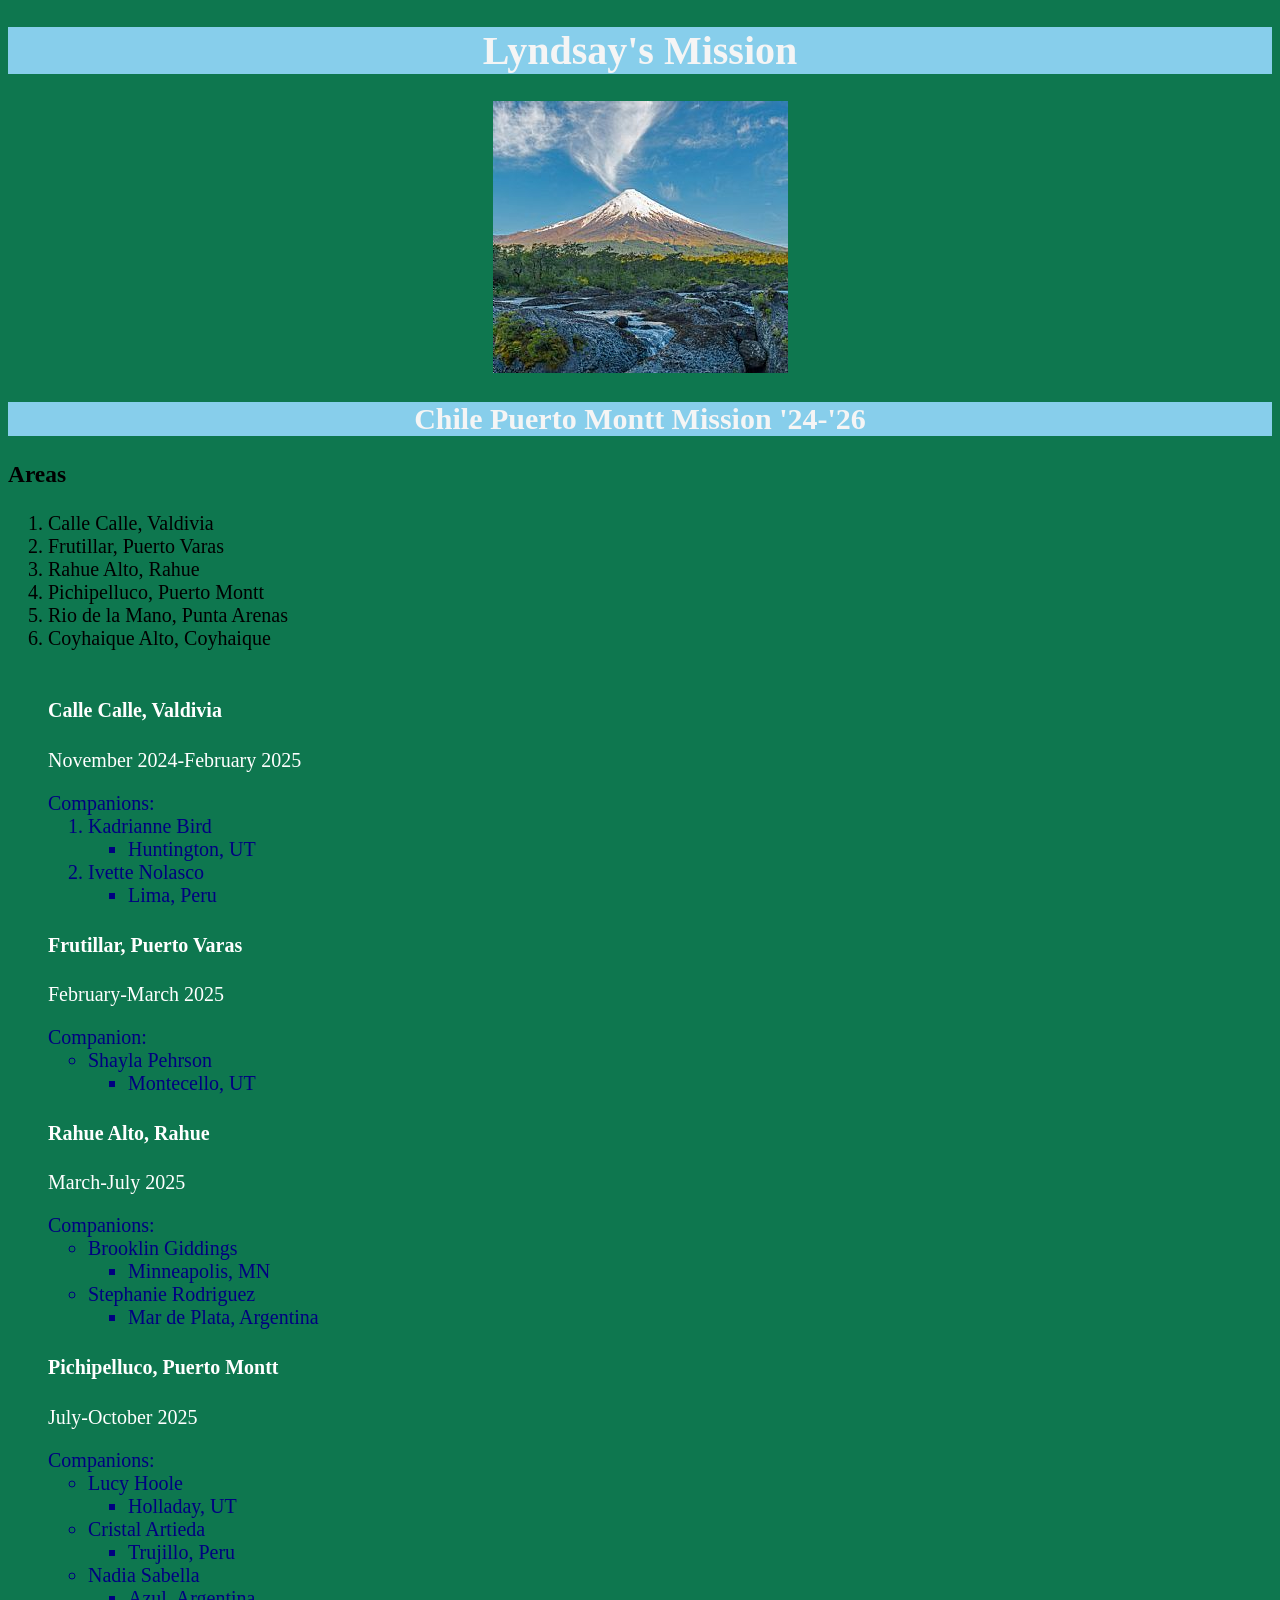
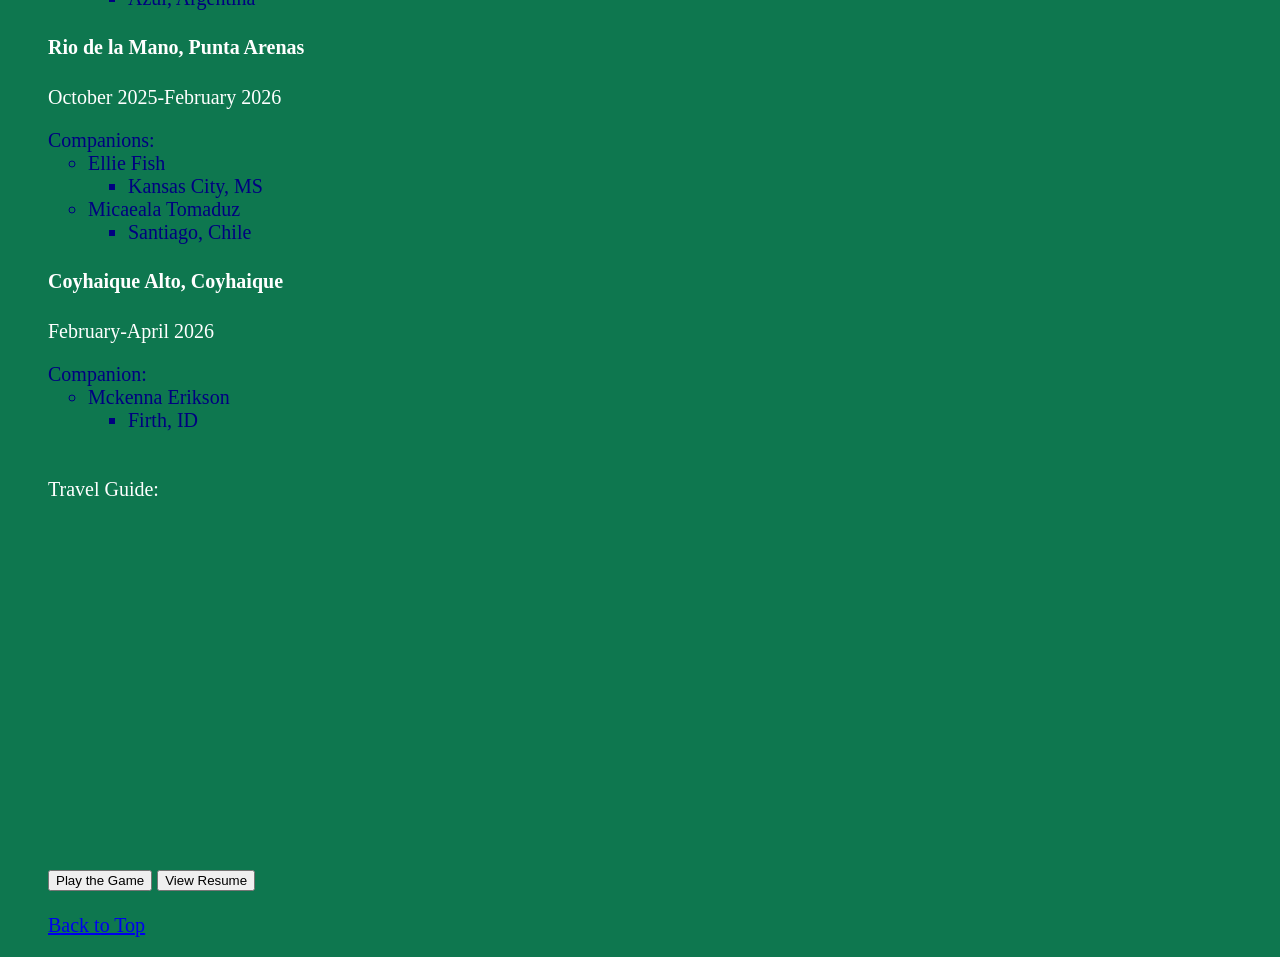
<file: index.html>
<!DOCTYPE html>
<html lang="en">
<head>
    <meta charset="UTF-8">
    <meta name="viewport" content="width=device-width, initial-scale=1.0">
    <title>Document</title>
    <link rel="stylesheet" href="styles/indexstyles.css">
</head>
<body>
<h1>Lyndsay's Mission</h1> <section id="top">   </section>
<div class="image">
<img src="images/Volcano Osorno.jpg" alt="Volcano Osorno">
</div>
<h2>Chile Puerto Montt Mission '24-'26</h2>
<h3>Areas</h3>
<ol>
    <li>Calle Calle, Valdivia </li>
    </li></ul>
        <li>Frutillar, Puerto Varas</li>
        <li>Rahue Alto, Rahue</li>
        <li>Pichipelluco, Puerto Montt</li>
        <li>Rio de la Mano, Punta Arenas</li>
        <li>Coyhaique Alto, Coyhaique</li>
<br> 
<div class="areas">
<h4>Calle Calle, Valdivia</h4> 
<p> November 2024-February 2025</p>
<div class="companions">
Companions: 
<ol>
    <li>Kadrianne Bird</li>
    <ul><li>Huntington, UT</li></ul>
    <li>Ivette Nolasco</li>
     <ul><li>Lima, Peru</li></ul>
</ol>
</div>
<h4>Frutillar, Puerto Varas</h4> 
<p> February-March 2025</p>
<div class="companions">
Companion: 
<ul>
    <li>Shayla Pehrson</li>
     <ul><li>Montecello, UT</li></ul>
</ul>
</div>
<h4>Rahue Alto, Rahue</h4>
<p> March-July 2025</p>

<div class="companions">
Companions:
<ul>
    <li>Brooklin Giddings</li>
     <ul><li>Minneapolis, MN</li></ul>
    <li>Stephanie Rodriguez</li>
     <ul><li>Mar de Plata, Argentina</li></ul>

</ul>
</div>

<h4>Pichipelluco, Puerto Montt</h4>
<p> July-October 2025</p>

<div class="companions">
Companions:
<ul>
    <li>Lucy Hoole</li>
     <ul><li>Holladay, UT</li></ul>
    <li>Cristal Artieda</li>
     <ul><li>Trujillo, Peru</li></ul>
    <li>Nadia Sabella</li>
     <ul><li>Azul, Argentina</li></ul>
</ul>
</div>

<h4>Rio de la Mano, Punta Arenas</h4>
<p> October 2025-February 2026</p>
<div class="companions">
Companions:
<ul>
    <li>Ellie Fish</li>
     <ul><li>Kansas City, MS</li></ul>
    <li>Micaeala Tomaduz</li>
     <ul><li>Santiago, Chile</li></ul>
</ul>
</div>
<h4>Coyhaique Alto, Coyhaique</h4>
<p> February-April 2026</p>
<div class="companions">
Companion:
<ul>
    <li>Mckenna Erikson</li>
     <ul><li>Firth, ID</li></ul>
</ul> </div>
<br> <br> Travel Guide:

</ul>
<div class="image">
<iframe width="560" height="315" src="https://www.youtube.com/embed/CeRh5Epg-3c?si=oqdI7HwSjzps9V4J" title="YouTube video player" frameborder="0" allow="accelerometer; autoplay; clipboard-write; encrypted-media; gyroscope; picture-in-picture; web-share" referrerpolicy="strict-origin-when-cross-origin" allowfullscreen></iframe>
</div>
<br><br>

        <link href="pages/game.html"><button>Play the Game</button></link>

        <link href="pages/resume.html"><button>View Resume</button></link>
</ul>

<br><br>
<a href="#top">Back to Top</a>
<div class="image">
<div class='tableauPlaceholder' id='viz1781650203990' style='position: relative'><noscript><a href='#'><img alt='DASHBOARD ' src='https:&#47;&#47;public.tableau.com&#47;static&#47;images&#47;K3&#47;K3PSNSQQB&#47;1_rss.png' style='border: none' /></a></noscript><object class='tableauViz'  style='display:none;'><param name='host_url' value='https%3A%2F%2Fpublic.tableau.com%2F' /> <param name='embed_code_version' value='3' /> <param name='path' value='shared&#47;K3PSNSQQB' /> <param name='toolbar' value='yes' /><param name='static_image' value='https:&#47;&#47;public.tableau.com&#47;static&#47;images&#47;K3&#47;K3PSNSQQB&#47;1.png' /> <param name='animate_transition' value='yes' /><param name='display_static_image' value='yes' /><param name='display_spinner' value='yes' /><param name='display_overlay' value='yes' /><param name='display_count' value='yes' /><param name='language' value='en-US' /><param name='filter' value='_gl=1*39qq9f*_ga*NzAzNTI4NzcyLjE3ODExMTEwNTY.*_ga_8YLN0SNXVS*czE3ODE2NTAwMDAkbzIkZzEkdDE3ODE2NTAxMTgkajYwJGwwJGgw*_gcl_au*NTAxMzg0MjY2LjE3ODExMTEwNTY.' /></object></div>                <script type='text/javascript'>                    var divElement = document.getElementById('viz1781650203990');                    var vizElement = divElement.getElementsByTagName('object')[0];                    vizElement.style.width='1150px';vizElement.style.height='2027px';                    var scriptElement = document.createElement('script');                    scriptElement.src = 'https://public.tableau.com/javascripts/api/viz_v1.js';                    vizElement.parentNode.insertBefore(scriptElement, vizElement);                </script>
</div>
</body>
</html>
</file>
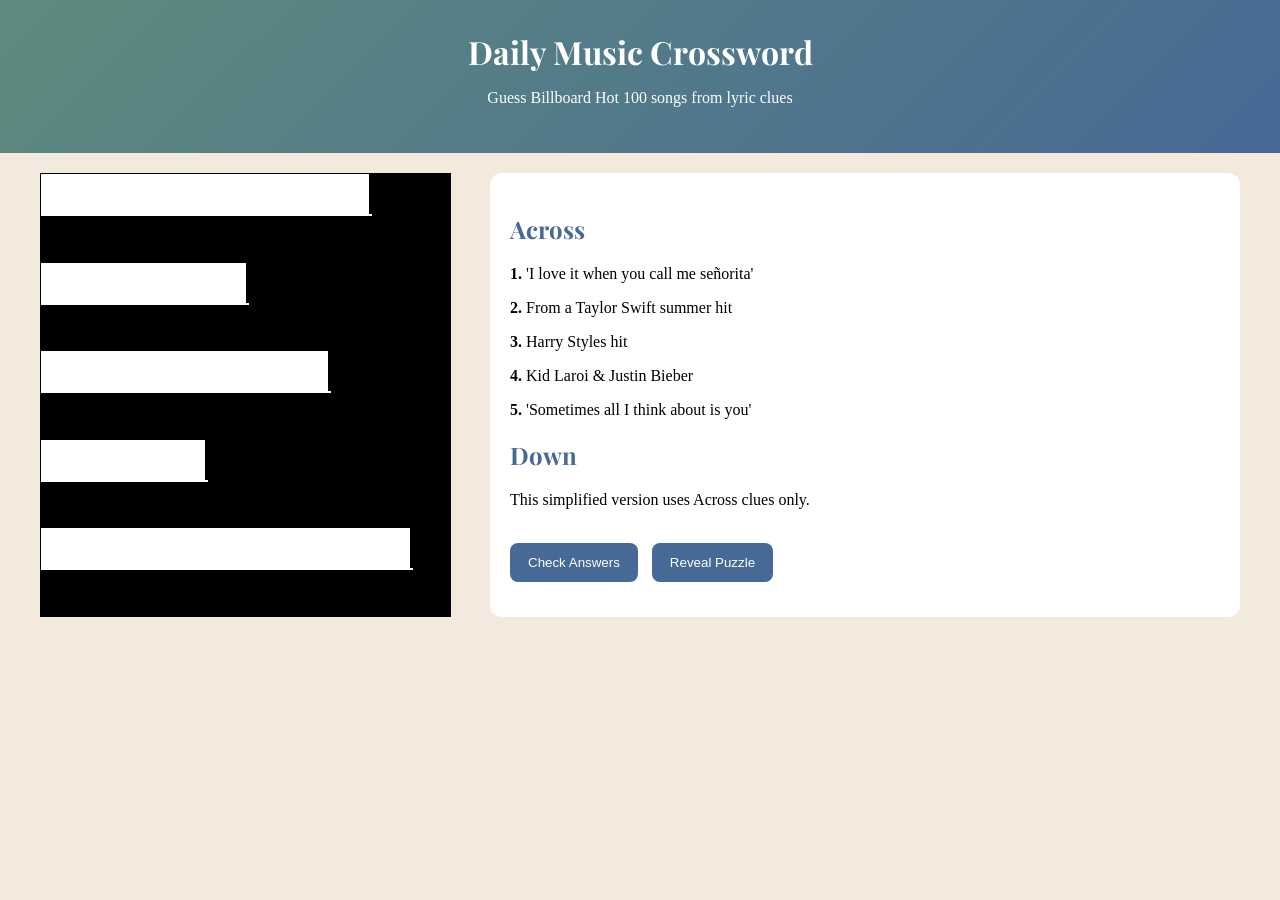
<file: pages/game.html>
<!DOCTYPE html>
<html lang="en">
<head>
<meta charset="UTF-8">
<meta name="viewport" content="width=device-width, initial-scale=1.0">

<title>Daily Music Crossword</title>

<link href="https://fonts.googleapis.com/css2?family=Playfair+Display:wght@500;700&display=swap" rel="stylesheet">

<style>

:root{
--green:#5e8b7e;
--blue:#466995;
--beige:#f3e9dc;
--white:#ffffff;
}

body{
margin:0;
background:var(--beige);
font-family:Georgia,serif;
}

header{
background:linear-gradient(135deg,var(--green),var(--blue));
color:white;
padding:30px;
text-align:center;
}

h1{
font-family:"Playfair Display",serif;
margin:0;
}

.container{
max-width:1200px;
margin:auto;
padding:20px;
}

.game{
display:grid;
grid-template-columns:420px 1fr;
gap:30px;
}

.grid{
display:grid;
grid-template-columns:repeat(10,40px);
gap:1px;
background:black;
padding:1px;
width:max-content;
}

.cell{
position:relative;
width:40px;
height:40px;
background:white;
}

.cell input{
width:100%;
height:100%;
border:none;
text-align:center;
font-size:22px;
text-transform:uppercase;
font-weight:bold;
}

.cell input:focus{
outline:2px solid var(--blue);
}

.black{
background:black;
}

.number{
position:absolute;
top:2px;
left:3px;
font-size:9px;
}

.panel{
background:white;
padding:20px;
border-radius:12px;
}

h2{
font-family:"Playfair Display",serif;
color:var(--blue);
}

button{
background:var(--blue);
color:white;
border:none;
padding:12px 18px;
border-radius:8px;
cursor:pointer;
margin-right:10px;
}

button:hover{
background:var(--green);
}

.correct{
background:#d7f3d7;
}

.result{
margin-top:15px;
font-weight:bold;
}

@media(max-width:900px){

.game{
grid-template-columns:1fr;
}

}

</style>
</head>
<body>

<header>
<h1>Daily Music Crossword</h1>
<p>Guess Billboard Hot 100 songs from lyric clues</p>
</header>

<div class="container">

<div class="game">

<div id="grid" class="grid"></div>

<div class="panel">

<h2>Across</h2>
<div id="across"></div>

<h2>Down</h2>
<div id="down"></div>

<br>

<button onclick="checkPuzzle()">Check Answers</button>
<button onclick="revealPuzzle()">Reveal Puzzle</button>

<div id="result" class="result"></div>

</div>

</div>

</div>

<script>

const puzzles = [

{
grid:[
["F","L","O","W","E","R","S","#","#","#"],
["#","#","#","#","#","#","#","#","#","#"],
["S","T","A","Y","#","#","#","#","#","#"],
["#","#","#","#","#","#","#","#","#","#"],
["E","S","P","R","E","S","S","O","#","#"],
["#","#","#","#","#","#","#","#","#","#"],
["A","N","T","I","H","E","R","O","#","#"],
["#","#","#","#","#","#","#","#","#","#"],
["F","O","R","T","N","I","G","H","T","#"],
["#","#","#","#","#","#","#","#","#","#"]
],

across:[
{
number:1,
answer:"FLOWERS",
clue:"'I can buy myself flowers'"
},
{
number:2,
answer:"STAY",
clue:"'I do the same thing I told you that I never would'"
},
{
number:3,
answer:"ESPRESSO",
clue:"'That's that me espresso'"
},
{
number:4,
answer:"ANTIHERO",
clue:"'It's me, hi, I'm the problem, it's me'"
},
{
number:5,
answer:"FORTNIGHT",
clue:"'I was supposed to be sent away'"
}
],

down:[]
},

{
grid:[
["S","E","N","O","R","I","T","A","#","#"],
["#","#","#","#","#","#","#","#","#","#"],
["C","R","U","E","L","#","#","#","#","#"],
["#","#","#","#","#","#","#","#","#","#"],
["A","S","I","T","W","A","S","#","#","#"],
["#","#","#","#","#","#","#","#","#","#"],
["S","T","A","Y","#","#","#","#","#","#"],
["#","#","#","#","#","#","#","#","#","#"],
["H","E","A","T","W","A","V","E","S","#"],
["#","#","#","#","#","#","#","#","#","#"]
],

across:[
{
number:1,
answer:"SENORITA",
clue:"'I love it when you call me señorita'"
},
{
number:2,
answer:"CRUEL",
clue:"From a Taylor Swift summer hit"
},
{
number:3,
answer:"ASITWAS",
clue:"Harry Styles hit"
},
{
number:4,
answer:"STAY",
clue:"Kid Laroi & Justin Bieber"
},
{
number:5,
answer:"HEATWAVES",
clue:"'Sometimes all I think about is you'"
}
],

down:[]
}

];

const puzzleIndex =
Math.floor(Date.now()/86400000)%puzzles.length;

const puzzle=puzzles[puzzleIndex];

const grid=document.getElementById("grid");

for(let r=0;r<puzzle.grid.length;r++){

for(let c=0;c<puzzle.grid[r].length;c++){

const value=puzzle.grid[r][c];

const div=document.createElement("div");

if(value==="#"){

div.className="cell black";

}else{

div.className="cell";

const input=document.createElement("input");

input.maxLength=1;

input.dataset.answer=value;

div.appendChild(input);

}

grid.appendChild(div);

}

}

const acrossDiv=document.getElementById("across");

puzzle.across.forEach(clue=>{

const p=document.createElement("p");

p.innerHTML=
"<strong>"+clue.number+".</strong> "+
clue.clue;

acrossDiv.appendChild(p);

});

document.getElementById("down").innerHTML=
"<p>This simplified version uses Across clues only.</p>";

function checkPuzzle(){

let total=0;
let correct=0;

document.querySelectorAll("input").forEach(input=>{

total++;

if(
input.value.toUpperCase()===
input.dataset.answer
){

input.classList.add("correct");
correct++;

}else{

input.classList.remove("correct");

}

});

document.getElementById("result").innerHTML=
correct+" / "+total+" letters correct";

if(correct===total){

document.getElementById("result").innerHTML=
"🎵 Perfect! Come back tomorrow for a new puzzle.";

}

localStorage.setItem(
"musicCrosswordProgress",
JSON.stringify(
[...document.querySelectorAll("input")]
.map(i=>i.value)
)
);

}

function revealPuzzle(){

document.querySelectorAll("input").forEach(input=>{

input.value=input.dataset.answer;

});

}

const saved=
JSON.parse(
localStorage.getItem("musicCrosswordProgress")
);

if(saved){

document
.querySelectorAll("input")
.forEach((input,index)=>{

if(saved[index]){

input.value=saved[index];

}

});

}

</script>

</body>
</html>
</file>
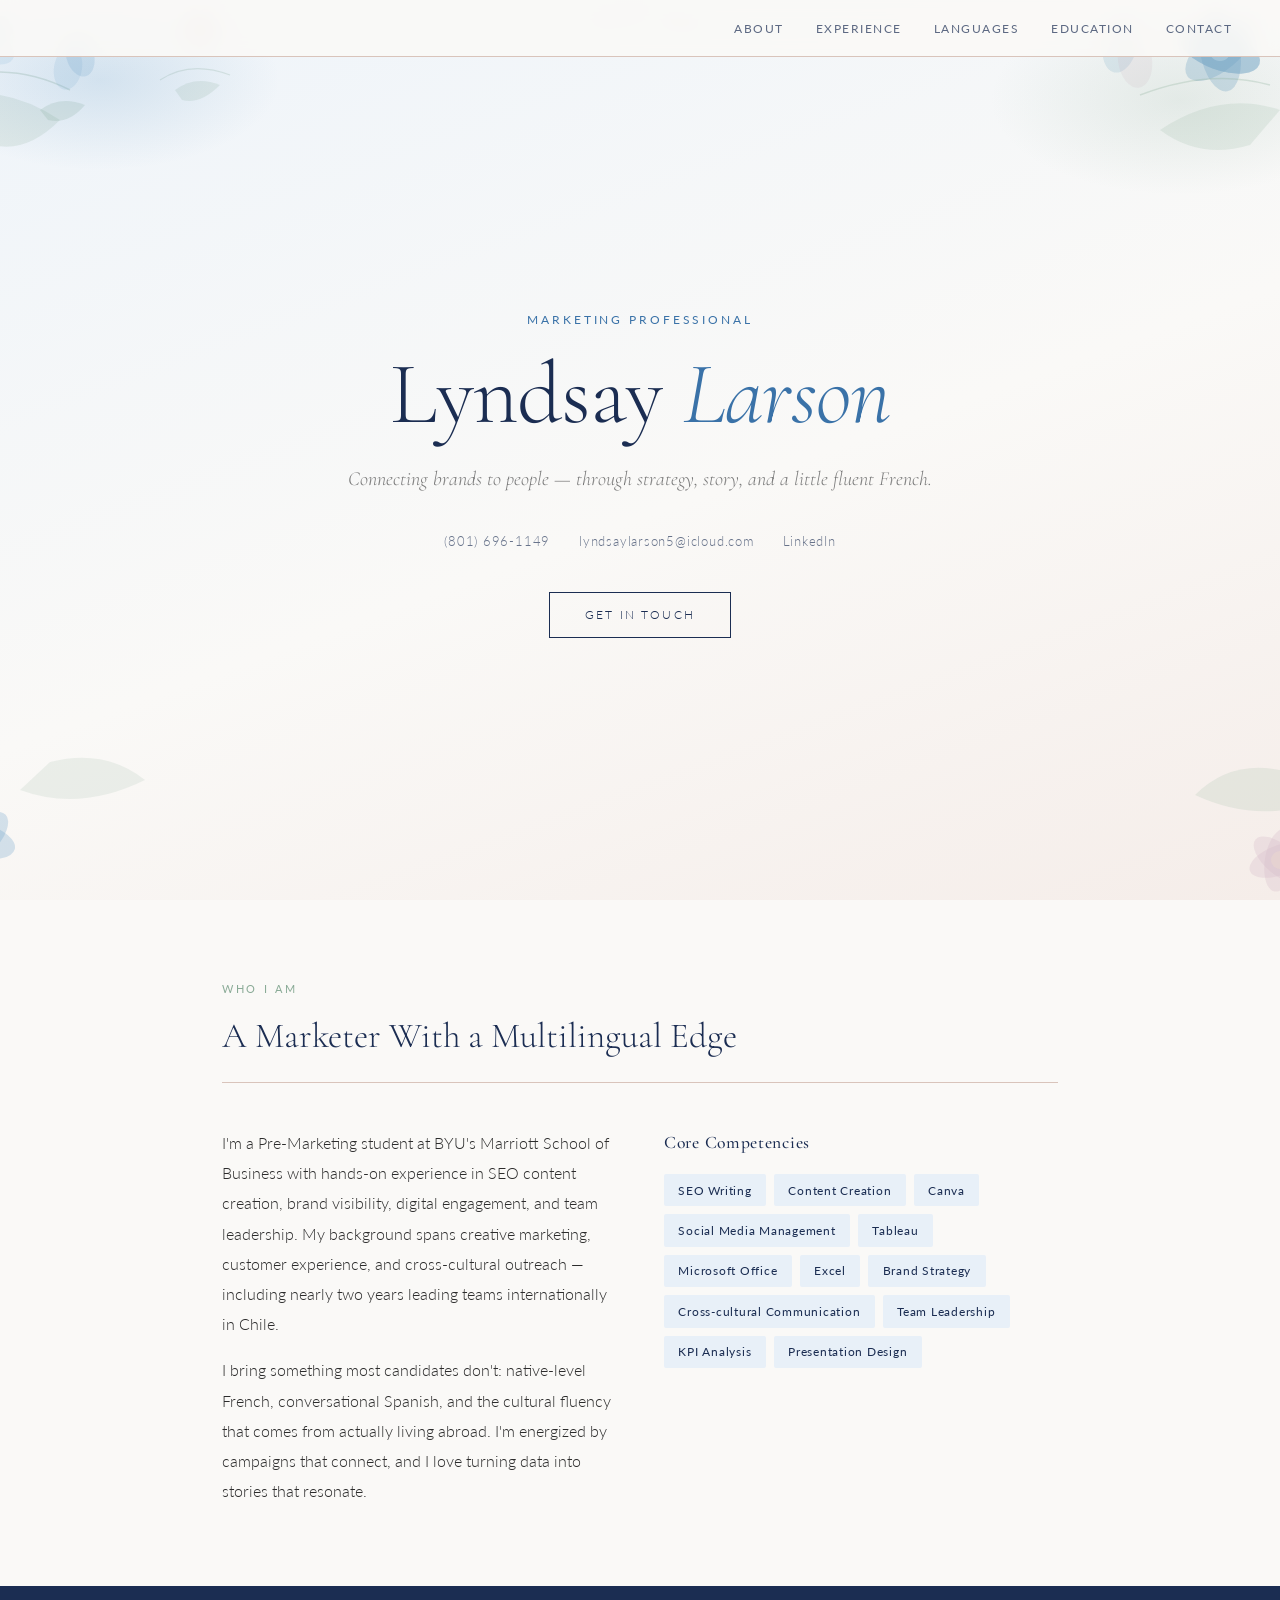
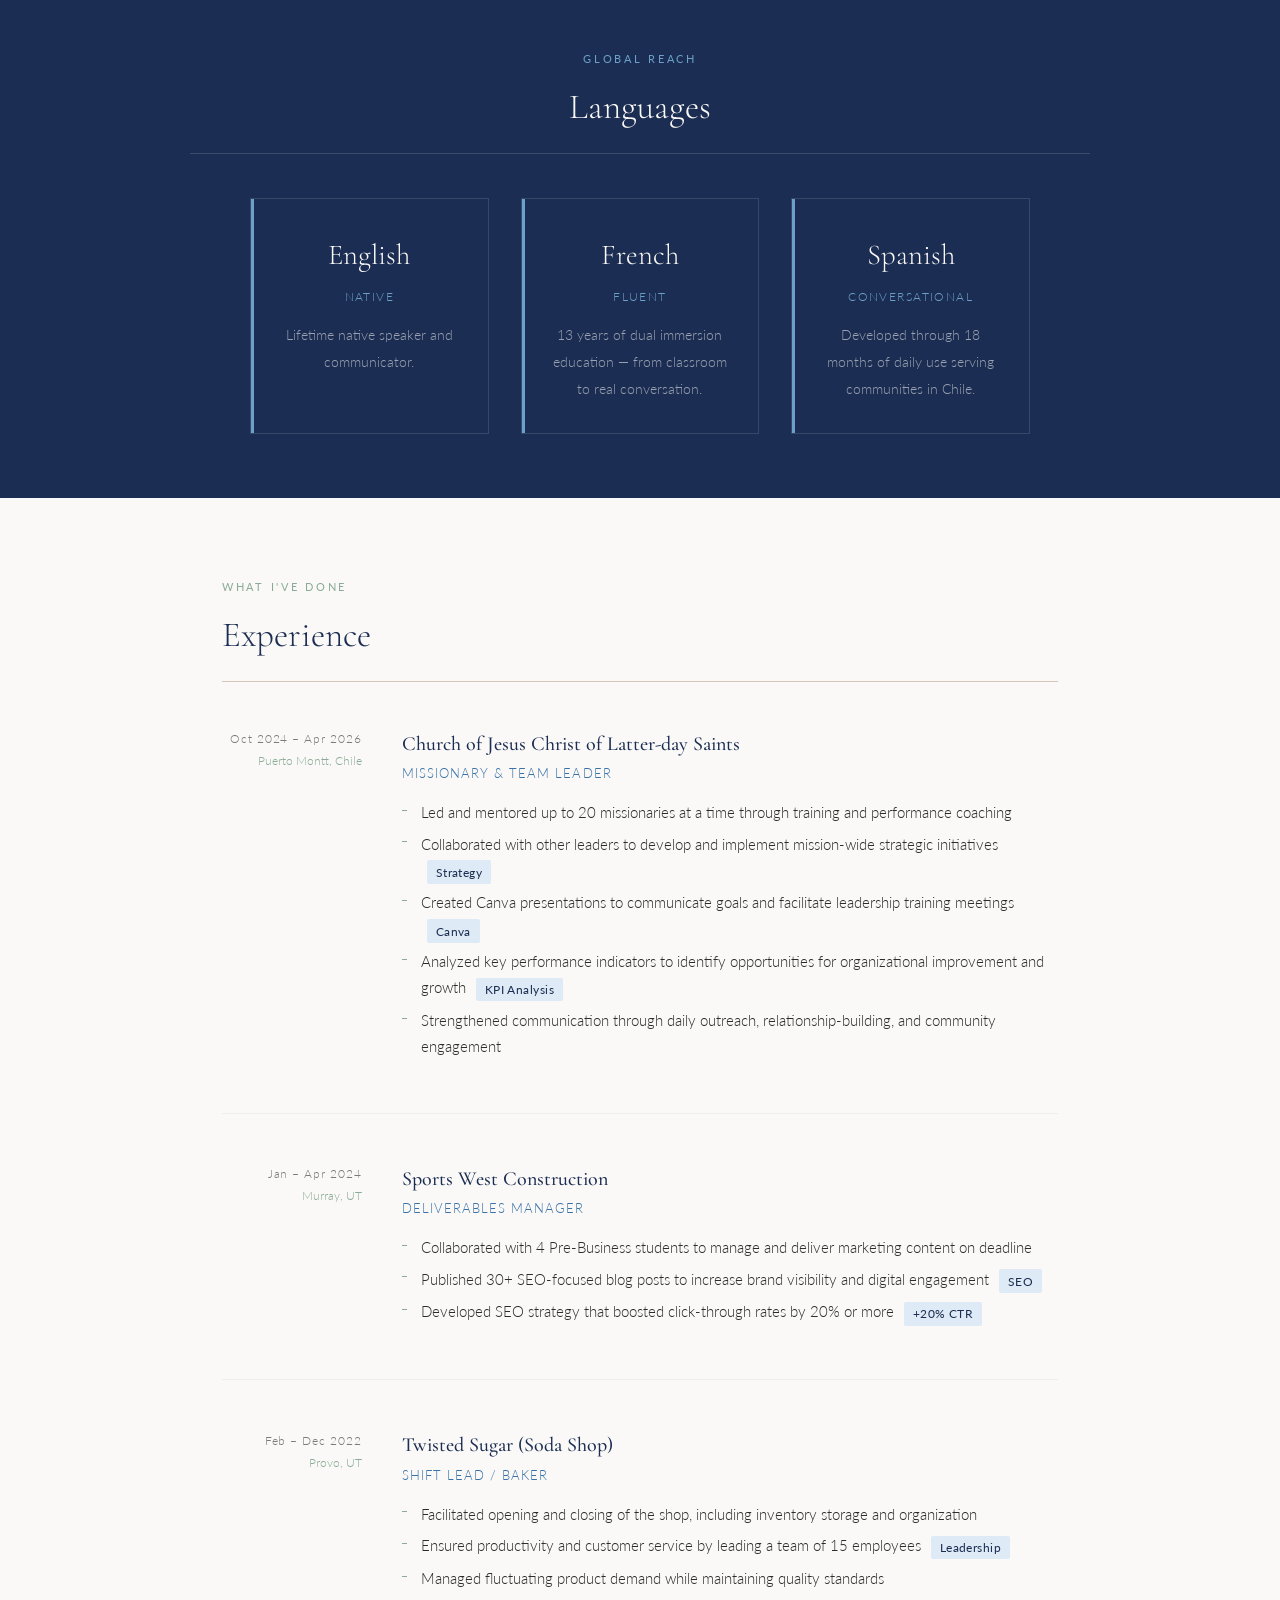
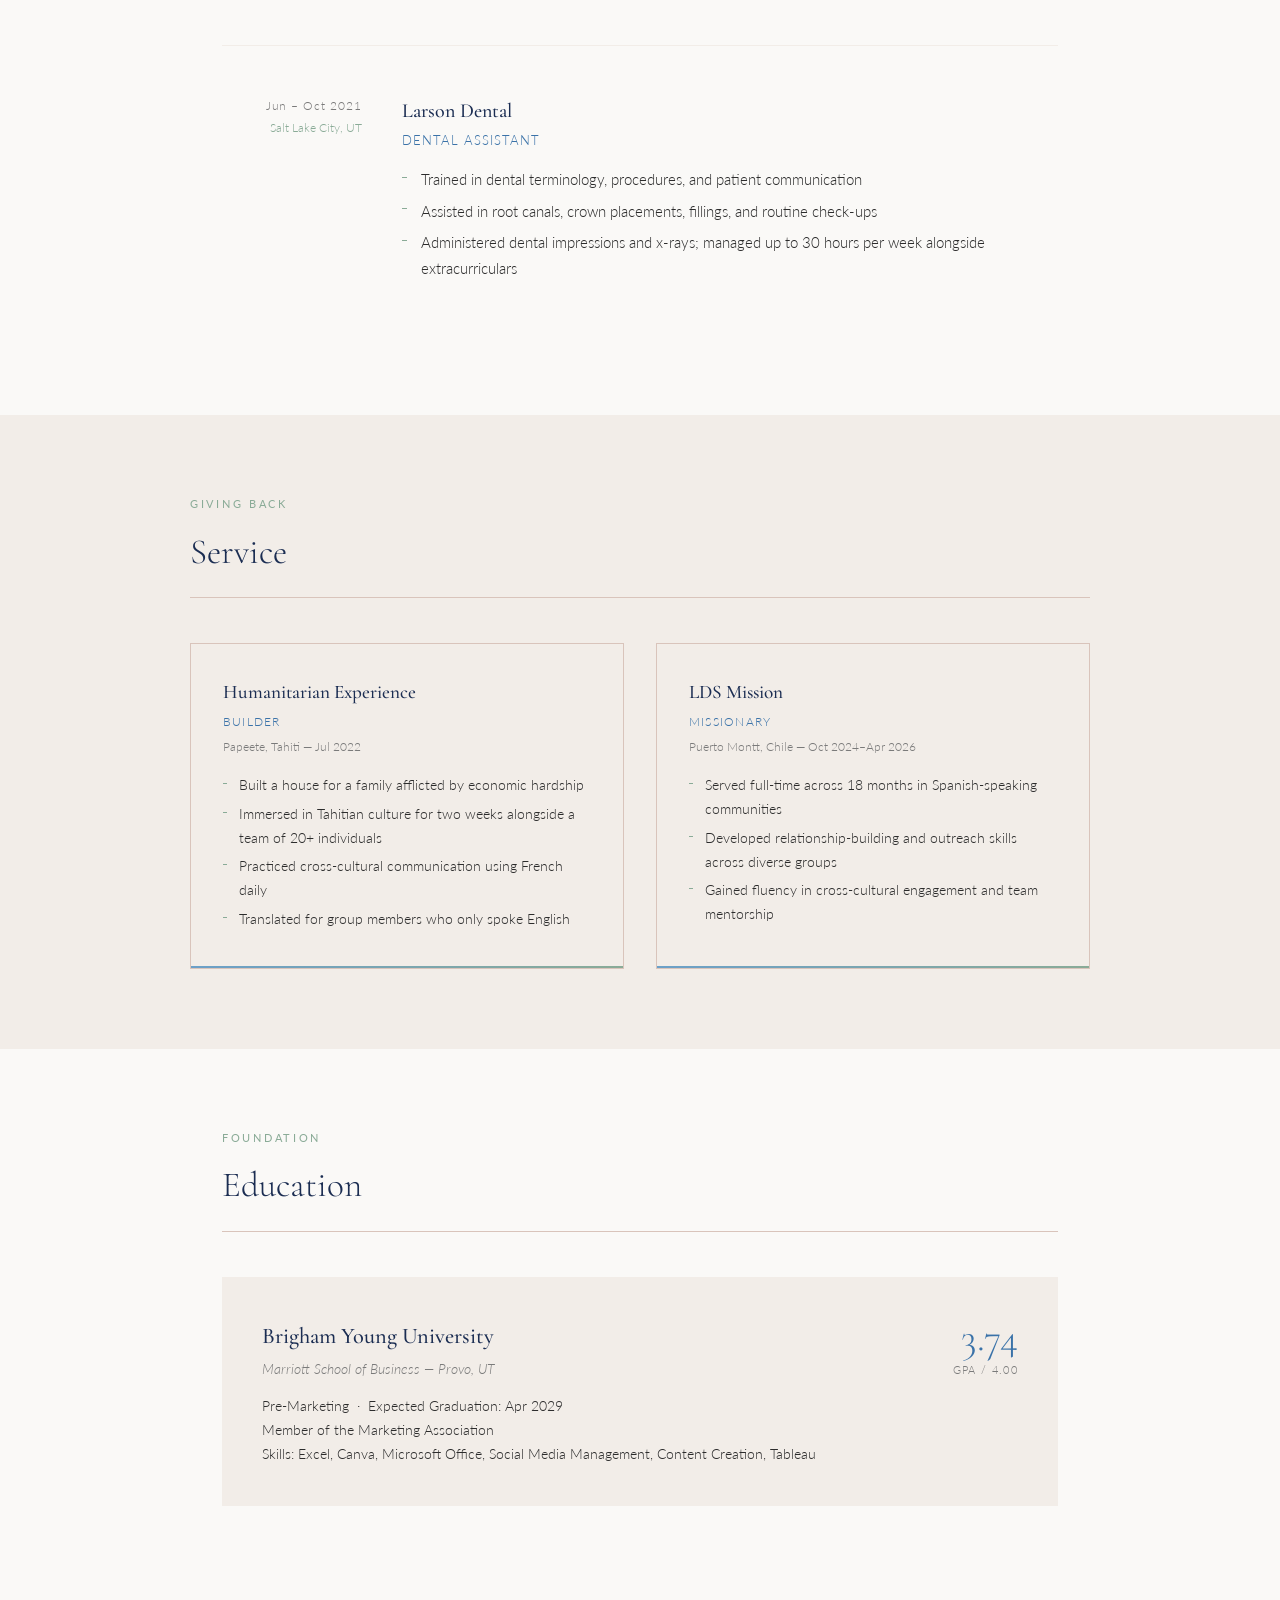
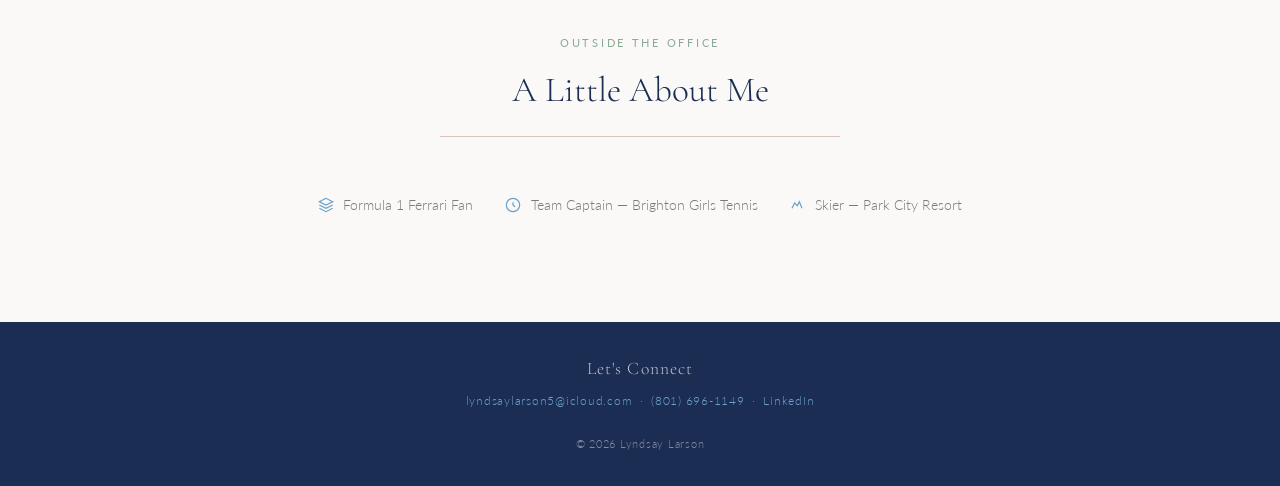
<file: pages/resume.html>
<!DOCTYPE html>
<html lang="en">
<head>
<meta charset="UTF-8">
<meta name="viewport" content="width=device-width, initial-scale=1.0">
<title>Lyndsay Larson — Marketing Professional</title>
<link href="https://fonts.googleapis.com/css2?family=Cormorant+Garamond:ital,wght@0,300;0,400;0,500;0,600;1,300;1,400&family=Lato:wght@300;400;700&display=swap" rel="stylesheet">
<style>
  *, *::before, *::after { box-sizing: border-box; margin: 0; padding: 0; }

  :root {
    --navy: #1b2d52;
    --blue: #3a72a8;
    --sky: #6ca0c8;
    --white: #faf9f7;
    --cream: #f2ede8;
    --sage: #8aab97;
    --blush: #d9c4bb;
    --ink: #2c2c2c;
    --muted: #7a7a7a;
  }

  html { scroll-behavior: smooth; }

  body {
    font-family: 'Lato', sans-serif;
    font-weight: 300;
    background: var(--white);
    color: var(--ink);
    line-height: 1.7;
  }

  /* ── NAV ── */
  nav {
    position: fixed;
    top: 0; left: 0; right: 0;
    z-index: 100;
    display: flex;
    justify-content: flex-end;
    gap: 2rem;
    padding: 1.1rem 3rem;
    background: rgba(250,249,247,0.92);
    backdrop-filter: blur(8px);
    border-bottom: 1px solid var(--blush);
  }
  nav a {
    font-family: 'Lato', sans-serif;
    font-weight: 400;
    font-size: 0.78rem;
    letter-spacing: 0.12em;
    text-transform: uppercase;
    color: var(--navy);
    text-decoration: none;
    opacity: 0.7;
    transition: opacity 0.2s;
  }
  nav a:hover { opacity: 1; }

  /* ── HERO ── */
  .hero {
    min-height: 100vh;
    display: flex;
    flex-direction: column;
    align-items: center;
    justify-content: center;
    text-align: center;
    padding: 7rem 2rem 4rem;
    position: relative;
    overflow: hidden;
    background: linear-gradient(160deg, #eef4fa 0%, var(--white) 55%, #f5ede9 100%);
  }

  /* Floral SVG watercolor frame */
  .floral-top {
    position: absolute;
    top: 0; left: 0;
    width: 100%; height: 420px;
    pointer-events: none;
  }
  .floral-bottom {
    position: absolute;
    bottom: 0; right: 0;
    width: 100%; height: 320px;
    pointer-events: none;
    transform: rotate(180deg);
  }

  .hero-content {
    position: relative;
    z-index: 2;
    max-width: 680px;
  }
  .hero-eyebrow {
    font-family: 'Lato', sans-serif;
    font-size: 0.72rem;
    font-weight: 400;
    letter-spacing: 0.25em;
    text-transform: uppercase;
    color: var(--blue);
    margin-bottom: 1.1rem;
  }
  .hero h1 {
    font-family: 'Cormorant Garamond', serif;
    font-size: clamp(3.2rem, 8vw, 5.5rem);
    font-weight: 300;
    line-height: 1.08;
    color: var(--navy);
    letter-spacing: -0.01em;
    margin-bottom: 1.4rem;
  }
  .hero h1 em {
    font-style: italic;
    color: var(--blue);
  }
  .hero-tagline {
    font-family: 'Cormorant Garamond', serif;
    font-size: 1.25rem;
    font-weight: 300;
    font-style: italic;
    color: var(--muted);
    margin-bottom: 2.2rem;
    line-height: 1.5;
  }
  .hero-contacts {
    display: flex;
    flex-wrap: wrap;
    gap: 1rem 1.8rem;
    justify-content: center;
    margin-bottom: 2.5rem;
  }
  .hero-contacts a {
    font-size: 0.82rem;
    letter-spacing: 0.06em;
    color: var(--navy);
    text-decoration: none;
    opacity: 0.65;
    transition: opacity 0.2s;
  }
  .hero-contacts a:hover { opacity: 1; color: var(--blue); }
  .hero-cta {
    display: inline-block;
    padding: 0.75rem 2.2rem;
    border: 1.5px solid var(--navy);
    font-size: 0.75rem;
    letter-spacing: 0.18em;
    text-transform: uppercase;
    color: var(--navy);
    text-decoration: none;
    transition: background 0.25s, color 0.25s;
  }
  .hero-cta:hover {
    background: var(--navy);
    color: var(--white);
  }

  /* ── SECTION SHELL ── */
  section {
    max-width: 900px;
    margin: 0 auto;
    padding: 5rem 2rem;
  }
  .section-label {
    font-family: 'Lato', sans-serif;
    font-size: 0.68rem;
    letter-spacing: 0.25em;
    text-transform: uppercase;
    color: var(--sage);
    margin-bottom: 0.5rem;
    font-weight: 400;
  }
  .section-title {
    font-family: 'Cormorant Garamond', serif;
    font-size: 2.2rem;
    font-weight: 300;
    color: var(--navy);
    margin-bottom: 2.8rem;
    padding-bottom: 1rem;
    border-bottom: 1px solid var(--blush);
  }

  /* ── ABOUT / INTRO ── */
  .about-grid {
    display: grid;
    grid-template-columns: 1fr 1fr;
    gap: 3rem;
    align-items: start;
  }
  .about-text p {
    font-size: 1.02rem;
    color: var(--ink);
    line-height: 1.85;
    margin-bottom: 1rem;
  }
  .about-text p:last-child { margin-bottom: 0; }
  .about-skills h3 {
    font-family: 'Cormorant Garamond', serif;
    font-size: 1.1rem;
    font-weight: 500;
    color: var(--navy);
    margin-bottom: 1rem;
    letter-spacing: 0.04em;
  }
  .skill-pills {
    display: flex;
    flex-wrap: wrap;
    gap: 0.5rem;
  }
  .skill-pill {
    padding: 0.35rem 0.9rem;
    background: #e8f0f8;
    color: var(--navy);
    font-size: 0.78rem;
    letter-spacing: 0.06em;
    border-radius: 2px;
    font-weight: 400;
  }

  /* ── LANGUAGES HIGHLIGHT ── */
  .languages-band {
    background: var(--navy);
    padding: 4rem 2rem;
    text-align: center;
  }
  .languages-band .section-label { color: var(--sky); }
  .languages-band .section-title { color: var(--white); border-bottom-color: rgba(255,255,255,0.15); }
  .lang-grid {
    display: grid;
    grid-template-columns: repeat(3, 1fr);
    gap: 2rem;
    max-width: 780px;
    margin: 0 auto;
  }
  .lang-card {
    padding: 2rem 1.5rem;
    border: 1px solid rgba(255,255,255,0.12);
    text-align: center;
    position: relative;
  }
  .lang-card::before {
    content: '';
    position: absolute;
    top: 0; left: 0;
    width: 3px; height: 100%;
    background: var(--sky);
  }
  .lang-name {
    font-family: 'Cormorant Garamond', serif;
    font-size: 1.8rem;
    font-weight: 300;
    color: var(--white);
    display: block;
    margin-bottom: 0.4rem;
  }
  .lang-level {
    font-size: 0.75rem;
    letter-spacing: 0.12em;
    text-transform: uppercase;
    color: var(--sky);
    display: block;
    margin-bottom: 0.8rem;
  }
  .lang-note {
    font-size: 0.85rem;
    color: rgba(255,255,255,0.55);
    line-height: 1.6;
  }

  /* ── EXPERIENCE ── */
  .exp-item {
    display: grid;
    grid-template-columns: 140px 1fr;
    gap: 0 2.5rem;
    margin-bottom: 3rem;
    padding-bottom: 3rem;
    border-bottom: 1px solid var(--cream);
  }
  .exp-item:last-child { border-bottom: none; margin-bottom: 0; }
  .exp-meta {
    text-align: right;
    padding-top: 0.15rem;
  }
  .exp-date {
    font-size: 0.75rem;
    letter-spacing: 0.08em;
    color: var(--muted);
    display: block;
    line-height: 1.6;
  }
  .exp-location {
    font-size: 0.75rem;
    color: var(--sage);
    display: block;
    margin-top: 0.2rem;
  }
  .exp-company {
    font-family: 'Cormorant Garamond', serif;
    font-size: 1.25rem;
    font-weight: 500;
    color: var(--navy);
    margin-bottom: 0.15rem;
  }
  .exp-role {
    font-size: 0.8rem;
    letter-spacing: 0.08em;
    color: var(--blue);
    text-transform: uppercase;
    margin-bottom: 0.9rem;
  }
  .exp-bullets {
    list-style: none;
    padding: 0;
  }
  .exp-bullets li {
    font-size: 0.93rem;
    line-height: 1.75;
    color: var(--ink);
    padding-left: 1.2rem;
    position: relative;
    margin-bottom: 0.35rem;
  }
  .exp-bullets li::before {
    content: '';
    position: absolute;
    left: 0;
    top: 0.72em;
    width: 5px;
    height: 1px;
    background: var(--sage);
  }
  .highlight-pill {
    display: inline-block;
    background: #deeaf5;
    color: var(--navy);
    font-size: 0.73rem;
    padding: 0.1rem 0.55rem;
    border-radius: 2px;
    margin-left: 0.35rem;
    vertical-align: middle;
    letter-spacing: 0.04em;
    font-weight: 400;
  }

  /* ── EDUCATION ── */
  .edu-card {
    background: var(--cream);
    padding: 2.5rem;
    display: flex;
    justify-content: space-between;
    align-items: flex-start;
    gap: 2rem;
  }
  .edu-school {
    font-family: 'Cormorant Garamond', serif;
    font-size: 1.4rem;
    font-weight: 500;
    color: var(--navy);
    margin-bottom: 0.2rem;
  }
  .edu-sub {
    font-size: 0.85rem;
    color: var(--muted);
    margin-bottom: 0.8rem;
    font-style: italic;
  }
  .edu-detail {
    font-size: 0.88rem;
    color: var(--ink);
    line-height: 1.7;
  }
  .edu-stats {
    text-align: right;
    white-space: nowrap;
  }
  .edu-gpa {
    font-family: 'Cormorant Garamond', serif;
    font-size: 2.5rem;
    font-weight: 300;
    color: var(--blue);
    line-height: 1;
  }
  .edu-gpa-label {
    font-size: 0.7rem;
    letter-spacing: 0.12em;
    text-transform: uppercase;
    color: var(--muted);
    margin-top: 0.2rem;
    display: block;
  }

  /* ── SERVICE ── */
  .service-grid {
    display: grid;
    grid-template-columns: 1fr 1fr;
    gap: 2rem;
  }
  .service-card {
    padding: 2rem;
    border: 1px solid var(--blush);
    position: relative;
  }
  .service-card::after {
    content: '';
    position: absolute;
    bottom: 0; left: 0;
    width: 100%; height: 2px;
    background: linear-gradient(90deg, var(--sky), var(--sage));
  }
  .service-card-title {
    font-family: 'Cormorant Garamond', serif;
    font-size: 1.2rem;
    font-weight: 500;
    color: var(--navy);
    margin-bottom: 0.2rem;
  }
  .service-card-role {
    font-size: 0.76rem;
    text-transform: uppercase;
    letter-spacing: 0.1em;
    color: var(--blue);
    margin-bottom: 0.2rem;
  }
  .service-card-loc {
    font-size: 0.78rem;
    color: var(--muted);
    margin-bottom: 1rem;
  }
  .service-card ul {
    list-style: none;
    padding: 0;
  }
  .service-card ul li {
    font-size: 0.88rem;
    line-height: 1.7;
    color: var(--ink);
    padding-left: 1rem;
    position: relative;
    margin-bottom: 0.3rem;
  }
  .service-card ul li::before {
    content: '';
    position: absolute;
    left: 0; top: 0.7em;
    width: 4px; height: 1px;
    background: var(--sage);
  }

  /* ── PERSONAL ── */
  .personal-row {
    display: flex;
    gap: 2rem;
    flex-wrap: wrap;
    justify-content: center;
    padding: 1.5rem 0;
  }
  .personal-item {
    display: flex;
    align-items: center;
    gap: 0.6rem;
    font-size: 0.9rem;
    color: var(--muted);
  }
  .personal-item svg {
    flex-shrink: 0;
    color: var(--sky);
  }

  /* ── FOOTER ── */
  footer {
    background: var(--navy);
    color: rgba(255,255,255,0.45);
    text-align: center;
    padding: 2rem;
    font-size: 0.78rem;
    letter-spacing: 0.06em;
  }
  footer a {
    color: var(--sky);
    text-decoration: none;
  }

  /* ── DIVIDER ORNAMENT ── */
  .ornament {
    text-align: center;
    margin: 1rem 0 2rem;
    color: var(--blush);
    font-size: 1.2rem;
    letter-spacing: 0.5em;
  }

  @media (max-width: 680px) {
    nav { padding: 1rem 1.5rem; gap: 1.2rem; }
    .about-grid, .lang-grid, .service-grid { grid-template-columns: 1fr; }
    .exp-item { grid-template-columns: 1fr; }
    .exp-meta { text-align: left; order: -1; }
    .edu-card { flex-direction: column; }
    .edu-stats { text-align: left; }
  }
</style>
</head>
<body>

<!-- NAV -->
<nav>
  <a href="#about">About</a>
  <a href="#experience">Experience</a>
  <a href="#languages">Languages</a>
  <a href="#education">Education</a>
  <a href="#contact">Contact</a>
</nav>

<!-- HERO -->
<div class="hero">

  <!-- Top floral SVG -->
  <svg class="floral-top" viewBox="0 0 1440 420" xmlns="http://www.w3.org/2000/svg" preserveAspectRatio="xMidYMid slice">
    <defs>
      <radialGradient id="pg1" cx="50%" cy="50%" r="50%">
        <stop offset="0%" stop-color="#6ca0c8" stop-opacity="0.22"/>
        <stop offset="100%" stop-color="#6ca0c8" stop-opacity="0"/>
      </radialGradient>
      <radialGradient id="pg2" cx="50%" cy="50%" r="50%">
        <stop offset="0%" stop-color="#8aab97" stop-opacity="0.18"/>
        <stop offset="100%" stop-color="#8aab97" stop-opacity="0"/>
      </radialGradient>
      <radialGradient id="pg3" cx="50%" cy="50%" r="50%">
        <stop offset="0%" stop-color="#d9c4bb" stop-opacity="0.25"/>
        <stop offset="100%" stop-color="#d9c4bb" stop-opacity="0"/>
      </radialGradient>
    </defs>
    <!-- scattered blossoms left cluster -->
    <g transform="translate(60,40)">
      <!-- big bloom -->
      <ellipse cx="0" cy="0" rx="38" ry="18" fill="#b8d4e8" fill-opacity="0.35" transform="rotate(-30)"/>
      <ellipse cx="0" cy="0" rx="38" ry="18" fill="#b8d4e8" fill-opacity="0.35" transform="rotate(30)"/>
      <ellipse cx="0" cy="0" rx="38" ry="18" fill="#b8d4e8" fill-opacity="0.35" transform="rotate(90)"/>
      <ellipse cx="0" cy="0" rx="38" ry="18" fill="#b8d4e8" fill-opacity="0.35" transform="rotate(150)"/>
      <circle cx="0" cy="0" r="10" fill="#e8d5d0" fill-opacity="0.7"/>
    </g>
    <!-- leaf stem left -->
    <path d="M 20 100 Q 80 80 140 120 Q 100 160 60 140 Z" fill="#8aab97" fill-opacity="0.18"/>
    <path d="M 30 80 Q 90 60 150 90" stroke="#8aab97" stroke-width="1.5" fill="none" stroke-opacity="0.3"/>
    <!-- small bud -->
    <ellipse cx="160" cy="55" rx="14" ry="22" fill="#6ca0c8" fill-opacity="0.2" transform="rotate(-15,160,55)"/>
    <ellipse cx="148" cy="68" rx="14" ry="22" fill="#6ca0c8" fill-opacity="0.15" transform="rotate(10,148,68)"/>
    <!-- tiny leaves -->
    <path d="M 120 110 Q 140 95 165 105 Q 148 125 128 120 Z" fill="#8aab97" fill-opacity="0.22"/>
    <!-- second bloom right of center-left -->
    <g transform="translate(280,30)">
      <ellipse cx="0" cy="0" rx="26" ry="12" fill="#d4b8c8" fill-opacity="0.3" transform="rotate(0)"/>
      <ellipse cx="0" cy="0" rx="26" ry="12" fill="#d4b8c8" fill-opacity="0.3" transform="rotate(60)"/>
      <ellipse cx="0" cy="0" rx="26" ry="12" fill="#d4b8c8" fill-opacity="0.3" transform="rotate(120)"/>
      <circle cx="0" cy="0" r="7" fill="#e8d5d0" fill-opacity="0.65"/>
    </g>
    <path d="M 240 80 Q 270 60 310 75" stroke="#8aab97" stroke-width="1.2" fill="none" stroke-opacity="0.25"/>
    <path d="M 255 90 Q 275 75 300 85 Q 280 105 262 100 Z" fill="#8aab97" fill-opacity="0.18"/>
    <!-- right cluster -->
    <g transform="translate(1300, 50)">
      <ellipse cx="0" cy="0" rx="42" ry="20" fill="#6ca0c8" fill-opacity="0.3" transform="rotate(20)"/>
      <ellipse cx="0" cy="0" rx="42" ry="20" fill="#6ca0c8" fill-opacity="0.3" transform="rotate(80)"/>
      <ellipse cx="0" cy="0" rx="42" ry="20" fill="#6ca0c8" fill-opacity="0.3" transform="rotate(140)"/>
      <ellipse cx="0" cy="0" rx="42" ry="20" fill="#6ca0c8" fill-opacity="0.3" transform="rotate(200)"/>
      <circle cx="0" cy="0" r="11" fill="#b8d4e8" fill-opacity="0.6"/>
    </g>
    <path d="M 1360 110 Q 1300 90 1240 130 Q 1280 160 1330 145 Z" fill="#8aab97" fill-opacity="0.16"/>
    <path d="M 1350 85 Q 1290 68 1220 95" stroke="#8aab97" stroke-width="1.5" fill="none" stroke-opacity="0.28"/>
    <!-- scattered buds right -->
    <ellipse cx="1200" cy="45" rx="17" ry="28" fill="#6ca0c8" fill-opacity="0.18" transform="rotate(12,1200,45)"/>
    <ellipse cx="1215" cy="60" rx="17" ry="28" fill="#d4b8c8" fill-opacity="0.18" transform="rotate(-8,1215,60)"/>
    <!-- far right tiny bloom -->
    <g transform="translate(1415,80)">
      <ellipse cx="0" cy="0" rx="20" ry="9" fill="#d4b8c8" fill-opacity="0.28" transform="rotate(0)"/>
      <ellipse cx="0" cy="0" rx="20" ry="9" fill="#d4b8c8" fill-opacity="0.28" transform="rotate(72)"/>
      <ellipse cx="0" cy="0" rx="20" ry="9" fill="#d4b8c8" fill-opacity="0.28" transform="rotate(144)"/>
      <circle cx="0" cy="0" r="6" fill="#e8d5d0" fill-opacity="0.55"/>
    </g>
    <!-- center-top scattered petals -->
    <ellipse cx="700" cy="15" rx="30" ry="8" fill="#6ca0c8" fill-opacity="0.1" transform="rotate(-10,700,15)"/>
    <ellipse cx="760" cy="22" rx="22" ry="6" fill="#8aab97" fill-opacity="0.12" transform="rotate(5,760,22)"/>
    <!-- gradient wash -->
    <ellipse cx="180" cy="80" rx="180" ry="90" fill="url(#pg1)"/>
    <ellipse cx="1260" cy="100" rx="190" ry="95" fill="url(#pg2)"/>
  </svg>

  <!-- Bottom floral (mirrored via transform) -->
  <svg class="floral-bottom" viewBox="0 0 1440 320" xmlns="http://www.w3.org/2000/svg" preserveAspectRatio="xMidYMid slice">
    <g transform="translate(80,40)">
      <ellipse cx="0" cy="0" rx="32" ry="15" fill="#d4b8c8" fill-opacity="0.3" transform="rotate(-20)"/>
      <ellipse cx="0" cy="0" rx="32" ry="15" fill="#d4b8c8" fill-opacity="0.3" transform="rotate(40)"/>
      <ellipse cx="0" cy="0" rx="32" ry="15" fill="#d4b8c8" fill-opacity="0.3" transform="rotate(100)"/>
      <circle cx="0" cy="0" r="9" fill="#e8d5d0" fill-opacity="0.65"/>
    </g>
    <path d="M 40 100 Q 100 75 165 105 Q 130 140 80 130 Z" fill="#8aab97" fill-opacity="0.16"/>
    <g transform="translate(1380,60)">
      <ellipse cx="0" cy="0" rx="36" ry="17" fill="#6ca0c8" fill-opacity="0.28" transform="rotate(15)"/>
      <ellipse cx="0" cy="0" rx="36" ry="17" fill="#6ca0c8" fill-opacity="0.28" transform="rotate(75)"/>
      <ellipse cx="0" cy="0" rx="36" ry="17" fill="#6ca0c8" fill-opacity="0.28" transform="rotate(135)"/>
      <circle cx="0" cy="0" r="10" fill="#b8d4e8" fill-opacity="0.55"/>
    </g>
    <path d="M 1340 110 Q 1280 88 1215 120 Q 1255 152 1310 138 Z" fill="#8aab97" fill-opacity="0.15"/>
  </svg>

  <div class="hero-content">
    <p class="hero-eyebrow">Marketing Professional</p>
    <h1>Lyndsay <em>Larson</em></h1>
    <p class="hero-tagline">Connecting brands to people — through strategy, story, and a little fluent French.</p>
    <div class="hero-contacts">
      <a href="tel:8016961149">(801) 696-1149</a>
      <a href="mailto:lyndsaylarson5@icloud.com">lyndsaylarson5@icloud.com</a>
      <a href="https://www.linkedin.com/in/lyndsaylarsonn" target="_blank">LinkedIn</a>
    </div>
    <a href="mailto:lyndsaylarson5@icloud.com" class="hero-cta">Get in Touch</a>
  </div>
</div>

<!-- ABOUT -->
<section id="about">
  <p class="section-label">Who I Am</p>
  <h2 class="section-title">A Marketer With a Multilingual Edge</h2>
  <div class="about-grid">
    <div class="about-text">
      <p>I'm a Pre-Marketing student at BYU's Marriott School of Business with hands-on experience in SEO content creation, brand visibility, digital engagement, and team leadership. My background spans creative marketing, customer experience, and cross-cultural outreach — including nearly two years leading teams internationally in Chile.</p>
      <p>I bring something most candidates don't: native-level French, conversational Spanish, and the cultural fluency that comes from actually living abroad. I'm energized by campaigns that connect, and I love turning data into stories that resonate.</p>
    </div>
    <div class="about-skills">
      <h3>Core Competencies</h3>
      <div class="skill-pills">
        <span class="skill-pill">SEO Writing</span>
        <span class="skill-pill">Content Creation</span>
        <span class="skill-pill">Canva</span>
        <span class="skill-pill">Social Media Management</span>
        <span class="skill-pill">Tableau</span>
        <span class="skill-pill">Microsoft Office</span>
        <span class="skill-pill">Excel</span>
        <span class="skill-pill">Brand Strategy</span>
        <span class="skill-pill">Cross-cultural Communication</span>
        <span class="skill-pill">Team Leadership</span>
        <span class="skill-pill">KPI Analysis</span>
        <span class="skill-pill">Presentation Design</span>
      </div>
    </div>
  </div>
</section>

<!-- LANGUAGES -->
<div class="languages-band" id="languages">
  <section style="padding:0; max-width: 900px;">
    <p class="section-label">Global Reach</p>
    <h2 class="section-title">Languages</h2>
    <div class="lang-grid">
      <div class="lang-card">
        <span class="lang-name">English</span>
        <span class="lang-level">Native</span>
        <span class="lang-note">Lifetime native speaker and communicator.</span>
      </div>
      <div class="lang-card">
        <span class="lang-name">French</span>
        <span class="lang-level">Fluent</span>
        <span class="lang-note">13 years of dual immersion education — from classroom to real conversation.</span>
      </div>
      <div class="lang-card">
        <span class="lang-name">Spanish</span>
        <span class="lang-level">Conversational</span>
        <span class="lang-note">Developed through 18 months of daily use serving communities in Chile.</span>
      </div>
    </div>
  </section>
</div>

<!-- EXPERIENCE -->
<section id="experience">
  <p class="section-label">What I've Done</p>
  <h2 class="section-title">Experience</h2>

  <div class="exp-item">
    <div class="exp-meta">
      <span class="exp-date">Oct 2024 – Apr 2026</span>
      <span class="exp-location">Puerto Montt, Chile</span>
    </div>
    <div>
      <div class="exp-company">Church of Jesus Christ of Latter-day Saints</div>
      <div class="exp-role">Missionary &amp; Team Leader</div>
      <ul class="exp-bullets">
        <li>Led and mentored up to 20 missionaries at a time through training and performance coaching</li>
        <li>Collaborated with other leaders to develop and implement mission-wide strategic initiatives <span class="highlight-pill">Strategy</span></li>
        <li>Created Canva presentations to communicate goals and facilitate leadership training meetings <span class="highlight-pill">Canva</span></li>
        <li>Analyzed key performance indicators to identify opportunities for organizational improvement and growth <span class="highlight-pill">KPI Analysis</span></li>
        <li>Strengthened communication through daily outreach, relationship-building, and community engagement</li>
      </ul>
    </div>
  </div>

  <div class="exp-item">
    <div class="exp-meta">
      <span class="exp-date">Jan – Apr 2024</span>
      <span class="exp-location">Murray, UT</span>
    </div>
    <div>
      <div class="exp-company">Sports West Construction</div>
      <div class="exp-role">Deliverables Manager</div>
      <ul class="exp-bullets">
        <li>Collaborated with 4 Pre-Business students to manage and deliver marketing content on deadline</li>
        <li>Published 30+ SEO-focused blog posts to increase brand visibility and digital engagement <span class="highlight-pill">SEO</span></li>
        <li>Developed SEO strategy that boosted click-through rates by 20% or more <span class="highlight-pill">+20% CTR</span></li>
      </ul>
    </div>
  </div>

  <div class="exp-item">
    <div class="exp-meta">
      <span class="exp-date">Feb – Dec 2022</span>
      <span class="exp-location">Provo, UT</span>
    </div>
    <div>
      <div class="exp-company">Twisted Sugar (Soda Shop)</div>
      <div class="exp-role">Shift Lead / Baker</div>
      <ul class="exp-bullets">
        <li>Facilitated opening and closing of the shop, including inventory storage and organization</li>
        <li>Ensured productivity and customer service by leading a team of 15 employees <span class="highlight-pill">Leadership</span></li>
        <li>Managed fluctuating product demand while maintaining quality standards</li>
      </ul>
    </div>
  </div>

  <div class="exp-item">
    <div class="exp-meta">
      <span class="exp-date">Jun – Oct 2021</span>
      <span class="exp-location">Salt Lake City, UT</span>
    </div>
    <div>
      <div class="exp-company">Larson Dental</div>
      <div class="exp-role">Dental Assistant</div>
      <ul class="exp-bullets">
        <li>Trained in dental terminology, procedures, and patient communication</li>
        <li>Assisted in root canals, crown placements, fillings, and routine check-ups</li>
        <li>Administered dental impressions and x-rays; managed up to 30 hours per week alongside extracurriculars</li>
      </ul>
    </div>
  </div>
</section>

<!-- SERVICE -->
<section style="background: var(--cream); max-width: 100%; padding: 5rem 2rem;">
  <div style="max-width:900px; margin:0 auto;">
    <p class="section-label">Giving Back</p>
    <h2 class="section-title">Service</h2>
    <div class="service-grid">
      <div class="service-card">
        <div class="service-card-title">Humanitarian Experience</div>
        <div class="service-card-role">Builder</div>
        <div class="service-card-loc">Papeete, Tahiti — Jul 2022</div>
        <ul>
          <li>Built a house for a family afflicted by economic hardship</li>
          <li>Immersed in Tahitian culture for two weeks alongside a team of 20+ individuals</li>
          <li>Practiced cross-cultural communication using French daily</li>
          <li>Translated for group members who only spoke English</li>
        </ul>
      </div>
      <div class="service-card">
        <div class="service-card-title">LDS Mission</div>
        <div class="service-card-role">Missionary</div>
        <div class="service-card-loc">Puerto Montt, Chile — Oct 2024–Apr 2026</div>
        <ul>
          <li>Served full-time across 18 months in Spanish-speaking communities</li>
          <li>Developed relationship-building and outreach skills across diverse groups</li>
          <li>Gained fluency in cross-cultural engagement and team mentorship</li>
        </ul>
      </div>
    </div>
  </div>
</section>

<!-- EDUCATION -->
<section id="education">
  <p class="section-label">Foundation</p>
  <h2 class="section-title">Education</h2>
  <div class="edu-card">
    <div>
      <div class="edu-school">Brigham Young University</div>
      <div class="edu-sub">Marriott School of Business &mdash; Provo, UT</div>
      <div class="edu-detail">
        Pre-Marketing &nbsp;·&nbsp; Expected Graduation: Apr 2029<br>
        Member of the Marketing Association<br>
        Skills: Excel, Canva, Microsoft Office, Social Media Management, Content Creation, Tableau
      </div>
    </div>
    <div class="edu-stats">
      <div class="edu-gpa">3.74</div>
      <span class="edu-gpa-label">GPA / 4.00</span>
    </div>
  </div>
</section>

<!-- PERSONAL -->
<section style="text-align:center; padding: 3rem 2rem 5rem;">
  <p class="section-label" style="text-align:center;">Outside the Office</p>
  <h2 class="section-title" style="text-align:center; max-width:400px; margin:0 auto 2rem;">A Little About Me</h2>
  <div class="personal-row">
    <div class="personal-item">
      <svg width="16" height="16" viewBox="0 0 24 24" fill="none" stroke="currentColor" stroke-width="1.8"><path d="M12 2L2 7l10 5 10-5-10-5z"/><path d="M2 17l10 5 10-5"/><path d="M2 12l10 5 10-5"/></svg>
      Formula 1 Ferrari Fan
    </div>
    <div class="personal-item">
      <svg width="16" height="16" viewBox="0 0 24 24" fill="none" stroke="currentColor" stroke-width="1.8"><circle cx="12" cy="12" r="10"/><path d="M12 8v4l3 3"/></svg>
      Team Captain — Brighton Girls Tennis
    </div>
    <div class="personal-item">
      <svg width="16" height="16" viewBox="0 0 24 24" fill="none" stroke="currentColor" stroke-width="1.8"><path d="M3 17l4-8 4 4 3-6 4 10"/></svg>
      Skier — Park City Resort
    </div>
  </div>
</section>

<!-- FOOTER / CONTACT -->
<footer id="contact">
  <p style="margin-bottom:0.4rem; color:rgba(255,255,255,0.7); font-family:'Cormorant Garamond',serif; font-size:1.1rem; font-weight:300; letter-spacing:0.06em;">Let's Connect</p>
  <p>
    <a href="mailto:lyndsaylarson5@icloud.com">lyndsaylarson5@icloud.com</a>
    &nbsp;&middot;&nbsp;
    <a href="tel:8016961149">(801) 696-1149</a>
    &nbsp;&middot;&nbsp;
    <a href="https://www.linkedin.com/in/lyndsaylarsonn" target="_blank">LinkedIn</a>
  </p>
  <p style="margin-top:1.5rem; font-size:0.68rem;">© 2026 Lyndsay Larson</p>
</footer>

</body>
</html>
</file>
<file: styles/indexstyles.css>
body{
    background-color:hsl(157, 79%, 26%);
    font-family: georgia;
    font-size: 20px;

}
h1,h2{
    text-align: center;
    color: whitesmoke;
    font-family: Playfair Display;
    background-color:skyblue
}
.areas{
    color: white;
}
.companions{
    color: navy;
}

.image{
    display: block;
    margin-left: auto;
    margin-right: auto;
    text-align: center;
}
</file>
